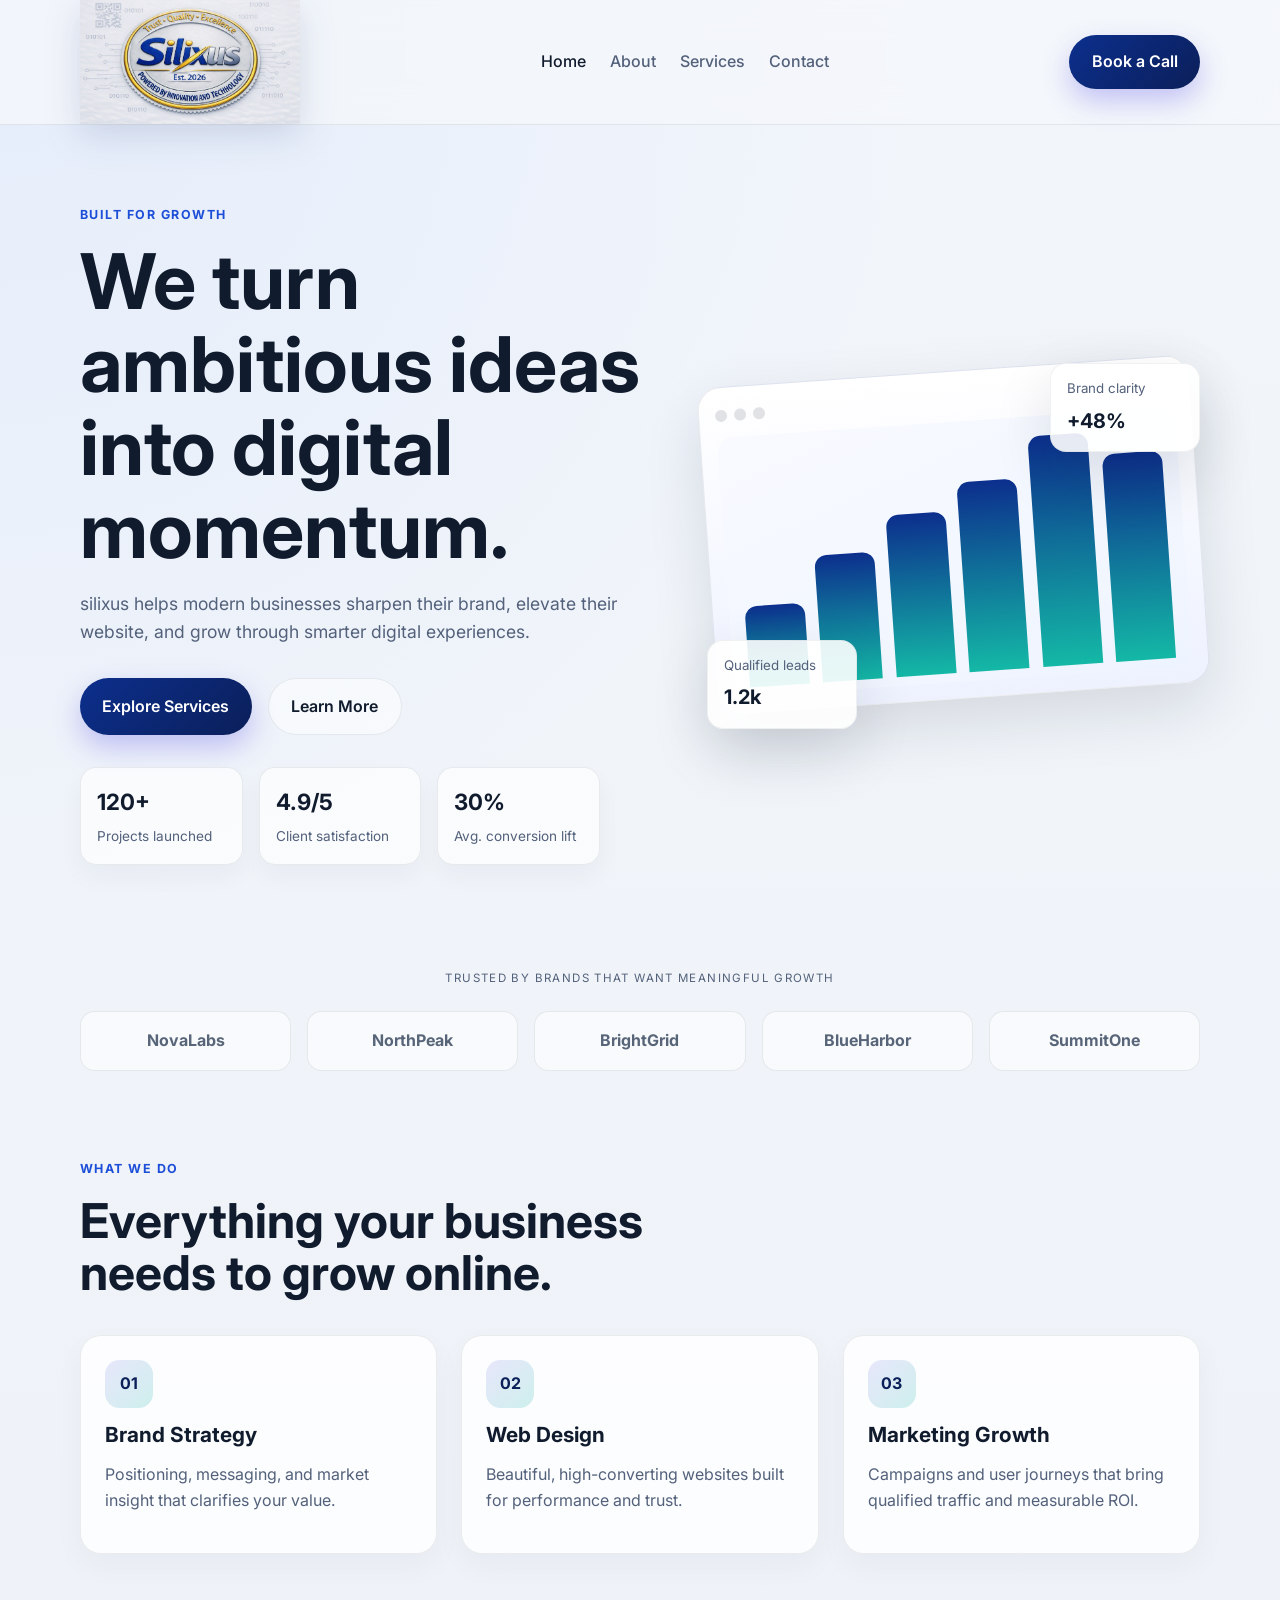
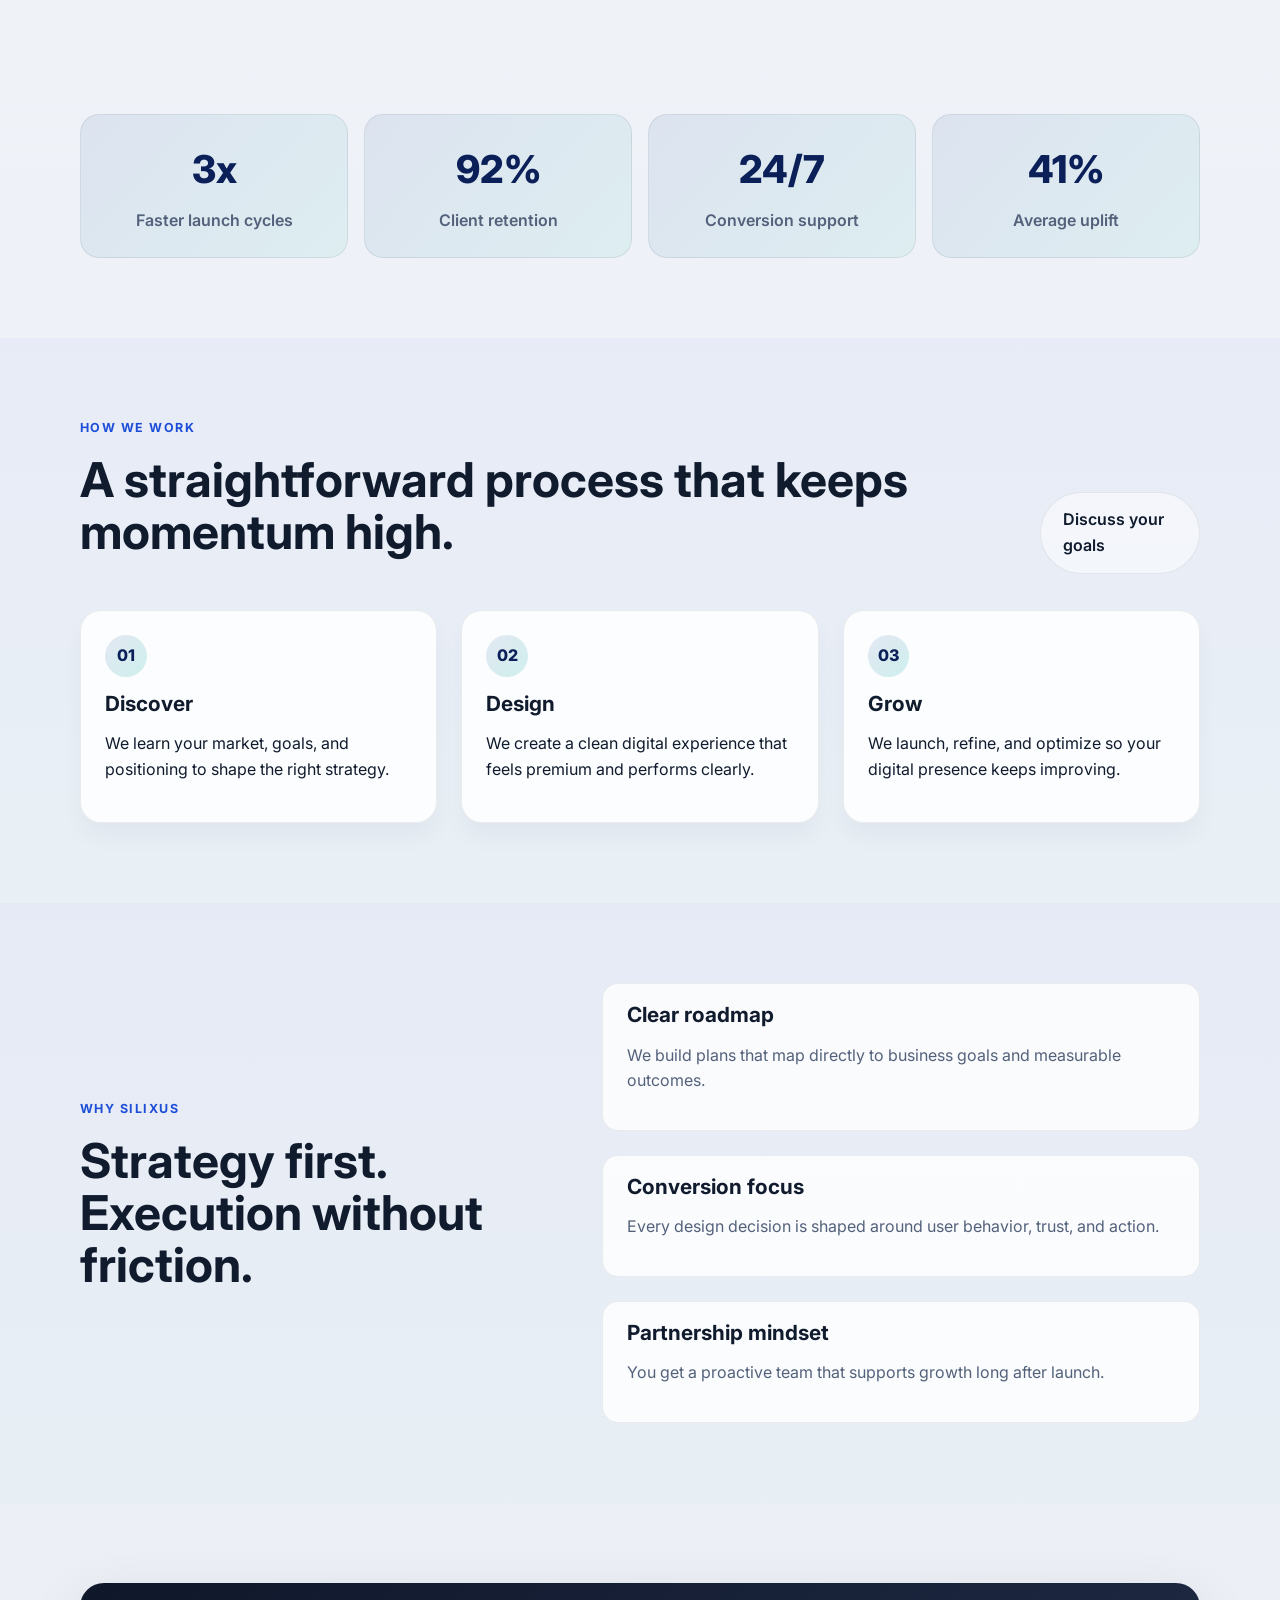
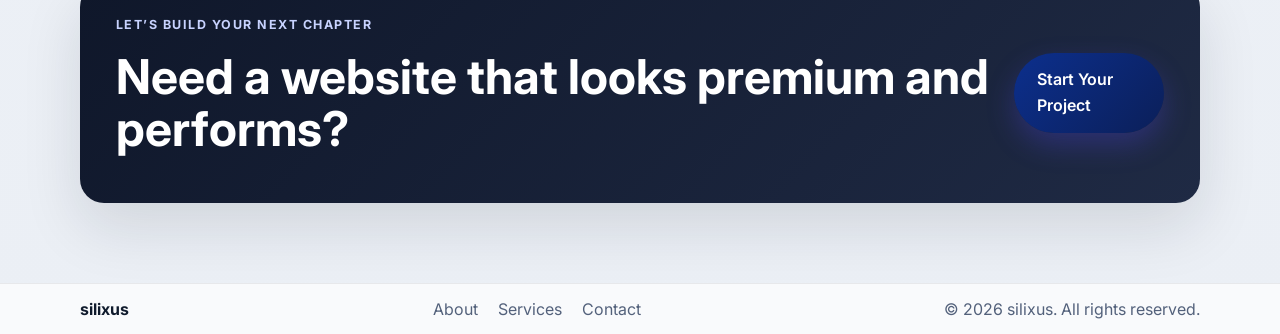
<file: index.html>
<!DOCTYPE html>
<html lang="en">
  <head>
    <meta charset="UTF-8" />
    <meta name="viewport" content="width=device-width, initial-scale=1.0" />
    <title>silixus | Digital Growth Studio</title>
    <meta
      name="description"
      content="silixus helps businesses grow through strategy, web design, branding, and digital marketing."
    />
    <link rel="preconnect" href="https://fonts.googleapis.com" />
    <link rel="preconnect" href="https://fonts.gstatic.com" crossorigin />
    <link
      href="https://fonts.googleapis.com/css2?family=Inter:wght@400;500;600;700;800&display=swap"
      rel="stylesheet"
    />
    <link rel="stylesheet" href="styles.css" />
  </head>
  <body>
    <header class="site-header">
      <div class="container nav">
        <a href="index.html" class="brand" aria-label="silixus home">
          <img src="Copilot_20260921_012351.png" alt="silixus logo" class="brand-logo" />
        </a>
        <nav class="main-nav" aria-label="Main navigation">
          <a href="index.html" class="active">Home</a>
          <a href="about.html">About</a>
          <a href="services.html">Services</a>
          <a href="contact.html">Contact</a>
        </nav>
        <a href="contact.html" class="button button-primary">Book a Call</a>
      </div>
    </header>

    <main>
      <section class="hero">
        <div class="container hero-grid">
          <div class="hero-copy">
            <p class="eyebrow">Built for growth</p>
            <h1>We turn ambitious ideas into digital momentum.</h1>
            <p class="lead">
              silixus helps modern businesses sharpen their brand, elevate their website,
              and grow through smarter digital experiences.
            </p>
            <div class="hero-actions">
              <a href="services.html" class="button button-primary">Explore Services</a>
              <a href="about.html" class="button button-secondary">Learn More</a>
            </div>
            <ul class="hero-metrics" aria-label="Key performance statistics">
              <li><strong>120+</strong><span>Projects launched</span></li>
              <li><strong>4.9/5</strong><span>Client satisfaction</span></li>
              <li><strong>30%</strong><span>Avg. conversion lift</span></li>
            </ul>
          </div>
          <div class="hero-visual" aria-label="silixus dashboard preview">
            <div class="panel panel-main">
              <div class="panel-header">
                <span></span><span></span><span></span>
              </div>
              <div class="chart-box">
                <div class="chart-bars">
                  <span style="height: 35%"></span>
                  <span style="height: 55%"></span>
                  <span style="height: 70%"></span>
                  <span style="height: 82%"></span>
                  <span style="height: 100%"></span>
                  <span style="height: 90%"></span>
                </div>
              </div>
            </div>
            <div class="mini-card card-one">
              <small>Brand clarity</small>
              <strong>+48%</strong>
            </div>
            <div class="mini-card card-two">
              <small>Qualified leads</small>
              <strong>1.2k</strong>
            </div>
          </div>
        </div>
      </section>

      <section class="brands">
        <div class="container">
          <p>Trusted by brands that want meaningful growth</p>
          <div class="brand-row" aria-label="Client brands">
            <span>NovaLabs</span>
            <span>NorthPeak</span>
            <span>BrightGrid</span>
            <span>BlueHarbor</span>
            <span>SummitOne</span>
          </div>
        </div>
      </section>

      <section class="section">
        <div class="container">
          <div class="section-heading">
            <p class="eyebrow">What we do</p>
            <h2>Everything your business needs to grow online.</h2>
          </div>
          <div class="card-grid three-up">
            <article class="info-card">
              <div class="icon">01</div>
              <h3>Brand Strategy</h3>
              <p>Positioning, messaging, and market insight that clarifies your value.</p>
            </article>
            <article class="info-card">
              <div class="icon">02</div>
              <h3>Web Design</h3>
              <p>Beautiful, high-converting websites built for performance and trust.</p>
            </article>
            <article class="info-card">
              <div class="icon">03</div>
              <h3>Marketing Growth</h3>
              <p>Campaigns and user journeys that bring qualified traffic and measurable ROI.</p>
            </article>
          </div>
        </div>
      </section>

      <section class="section results-band">
        <div class="container results-grid">
          <div class="result-item">
            <span class="result-number">3x</span>
            <span class="result-label">Faster launch cycles</span>
          </div>
          <div class="result-item">
            <span class="result-number">92%</span>
            <span class="result-label">Client retention</span>
          </div>
          <div class="result-item">
            <span class="result-number">24/7</span>
            <span class="result-label">Conversion support</span>
          </div>
          <div class="result-item">
            <span class="result-number">41%</span>
            <span class="result-label">Average uplift</span>
          </div>
        </div>
      </section>

      <section class="section alt-bg">
        <div class="container">
          <div class="section-heading split-heading">
            <div>
              <p class="eyebrow">How we work</p>
              <h2>A straightforward process that keeps momentum high.</h2>
            </div>
            <a href="contact.html" class="button button-secondary">Discuss your goals</a>
          </div>
          <div class="process-grid">
            <article class="process-card">
              <span class="process-step">01</span>
              <h3>Discover</h3>
              <p>We learn your market, goals, and positioning to shape the right strategy.</p>
            </article>
            <article class="process-card">
              <span class="process-step">02</span>
              <h3>Design</h3>
              <p>We create a clean digital experience that feels premium and performs clearly.</p>
            </article>
            <article class="process-card">
              <span class="process-step">03</span>
              <h3>Grow</h3>
              <p>We launch, refine, and optimize so your digital presence keeps improving.</p>
            </article>
          </div>
        </div>
      </section>

      <section class="section alt-bg">
        <div class="container split-layout">
          <div>
            <p class="eyebrow">Why silixus</p>
            <h2>Strategy first. Execution without friction.</h2>
          </div>
          <div class="feature-list">
            <div>
              <h3>Clear roadmap</h3>
              <p>We build plans that map directly to business goals and measurable outcomes.</p>
            </div>
            <div>
              <h3>Conversion focus</h3>
              <p>Every design decision is shaped around user behavior, trust, and action.</p>
            </div>
            <div>
              <h3>Partnership mindset</h3>
              <p>You get a proactive team that supports growth long after launch.</p>
            </div>
          </div>
        </div>
      </section>

      <section class="section">
        <div class="container cta-box">
          <div>
            <p class="eyebrow">Let’s build your next chapter</p>
            <h2>Need a website that looks premium and performs?</h2>
          </div>
          <a href="contact.html" class="button button-primary">Start Your Project</a>
        </div>
      </section>
    </main>

    <footer class="site-footer">
      <div class="container footer-row">
        <div>
          <a href="index.html" class="brand footer-brand">
            <span>silixus</span>
          </a>
        </div>
        <div class="footer-links">
          <a href="about.html">About</a>
          <a href="services.html">Services</a>
          <a href="contact.html">Contact</a>
        </div>
        <p>© <span id="year"></span> silixus. All rights reserved.</p>
      </div>
    </footer>

    <script src="script.js"></script>
  </body>
</html>
</file>
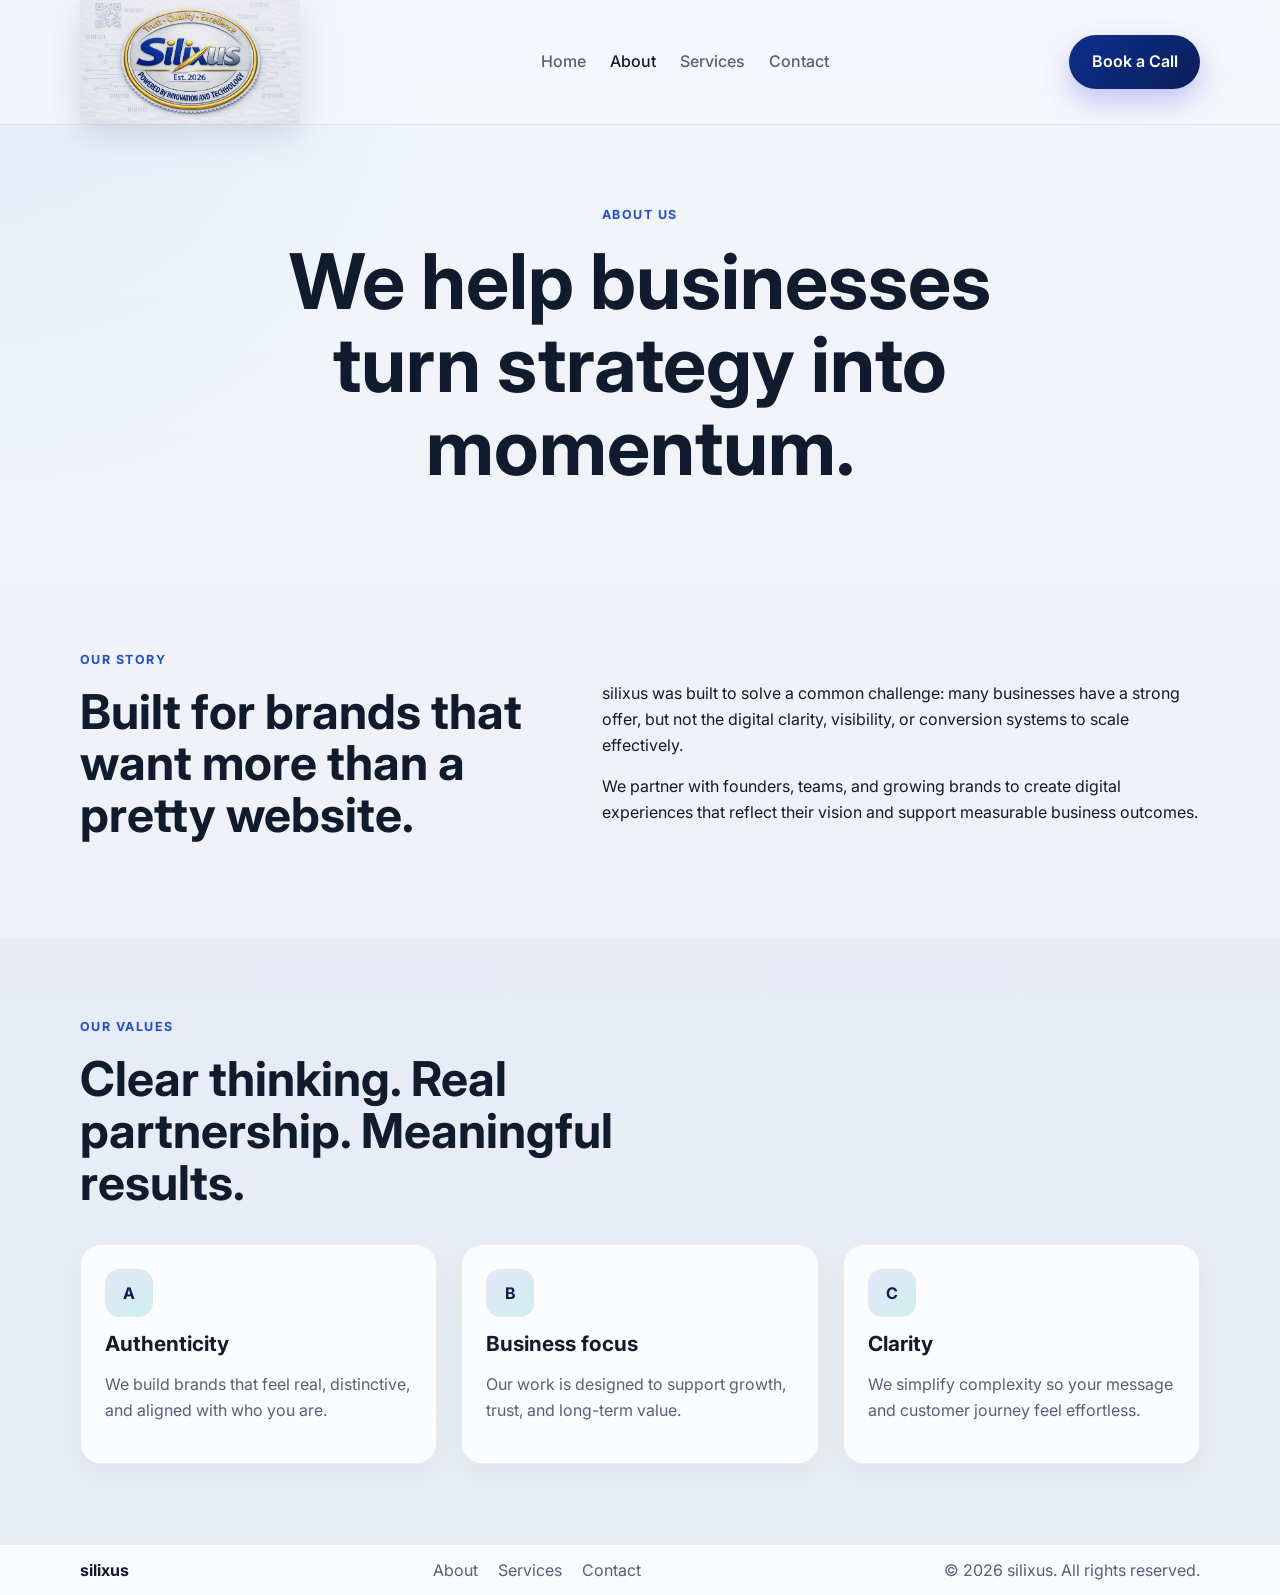
<file: about.html>
<!DOCTYPE html>
<html lang="en">
  <head>
    <meta charset="UTF-8" />
    <meta name="viewport" content="width=device-width, initial-scale=1.0" />
    <title>About | silixus</title>
    <meta name="description" content="Learn more about silixus and how we help ambitious businesses grow." />
    <link rel="preconnect" href="https://fonts.googleapis.com" />
    <link rel="preconnect" href="https://fonts.gstatic.com" crossorigin />
    <link href="https://fonts.googleapis.com/css2?family=Inter:wght@400;500;600;700;800&display=swap" rel="stylesheet" />
    <link rel="stylesheet" href="styles.css" />
  </head>
  <body>
    <header class="site-header">
      <div class="container nav">
        <a href="index.html" class="brand" aria-label="silixus home">
          <img src="Copilot_20260921_012351.png" alt="silixus logo" class="brand-logo" />
        </a>
        <nav class="main-nav" aria-label="Main navigation">
          <a href="index.html">Home</a>
          <a href="about.html" class="active">About</a>
          <a href="services.html">Services</a>
          <a href="contact.html">Contact</a>
        </nav>
        <a href="contact.html" class="button button-primary">Book a Call</a>
      </div>
    </header>

    <main>
      <section class="page-hero">
        <div class="container narrow">
          <p class="eyebrow">About us</p>
          <h1>We help businesses turn strategy into momentum.</h1>
        </div>
      </section>

      <section class="section">
        <div class="container split-layout">
          <div>
            <p class="eyebrow">Our story</p>
            <h2>Built for brands that want more than a pretty website.</h2>
          </div>
          <div>
            <p>
              silixus was built to solve a common challenge: many businesses have a strong offer,
              but not the digital clarity, visibility, or conversion systems to scale effectively.
            </p>
            <p>
              We partner with founders, teams, and growing brands to create digital experiences that
              reflect their vision and support measurable business outcomes.
            </p>
          </div>
        </div>
      </section>

      <section class="section alt-bg">
        <div class="container">
          <div class="section-heading">
            <p class="eyebrow">Our values</p>
            <h2>Clear thinking. Real partnership. Meaningful results.</h2>
          </div>
          <div class="card-grid three-up">
            <article class="info-card">
              <div class="icon">A</div>
              <h3>Authenticity</h3>
              <p>We build brands that feel real, distinctive, and aligned with who you are.</p>
            </article>
            <article class="info-card">
              <div class="icon">B</div>
              <h3>Business focus</h3>
              <p>Our work is designed to support growth, trust, and long-term value.</p>
            </article>
            <article class="info-card">
              <div class="icon">C</div>
              <h3>Clarity</h3>
              <p>We simplify complexity so your message and customer journey feel effortless.</p>
            </article>
          </div>
        </div>
      </section>
    </main>

    <footer class="site-footer">
      <div class="container footer-row">
        <div>
          <a href="index.html" class="brand footer-brand">
            <span>silixus</span>
          </a>
        </div>
        <div class="footer-links">
          <a href="about.html">About</a>
          <a href="services.html">Services</a>
          <a href="contact.html">Contact</a>
        </div>
        <p>© <span id="year"></span> silixus. All rights reserved.</p>
      </div>
    </footer>

    <script src="script.js"></script>
  </body>
</html>
</file>
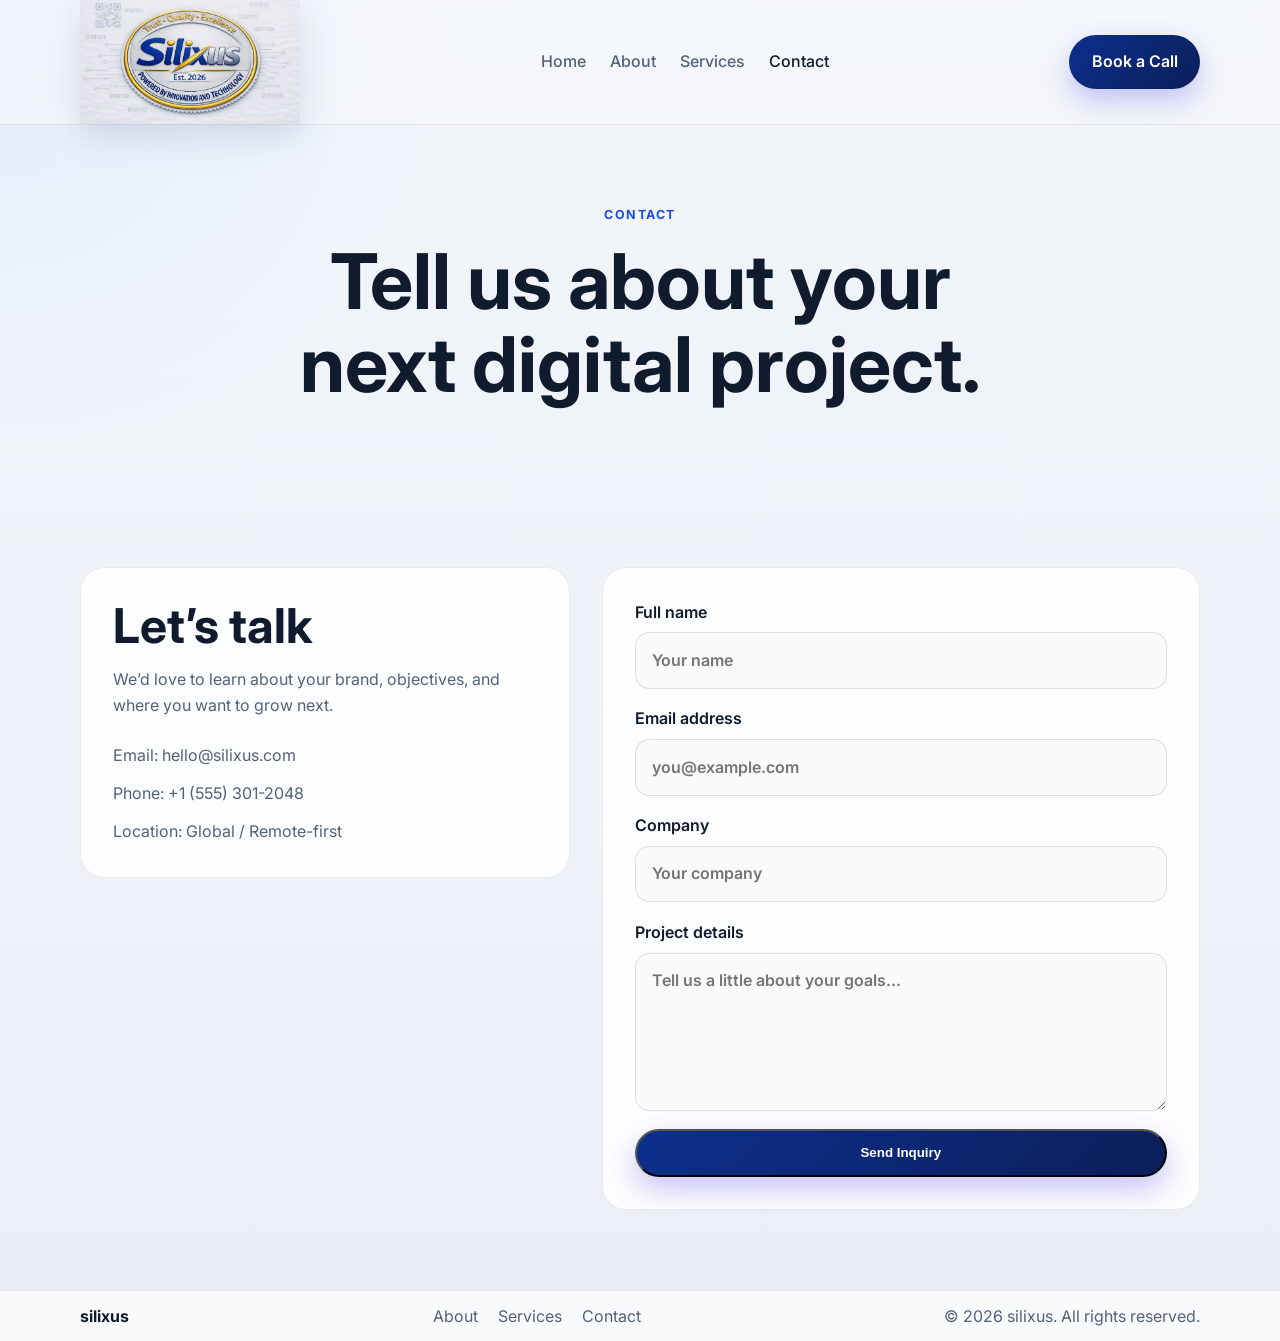
<file: contact.html>
<!DOCTYPE html>
<html lang="en">
  <head>
    <meta charset="UTF-8" />
    <meta name="viewport" content="width=device-width, initial-scale=1.0" />
    <title>Contact | silixus</title>
    <meta name="description" content="Contact silixus to discuss your website, brand, or digital growth goals." />
    <link rel="preconnect" href="https://fonts.googleapis.com" />
    <link rel="preconnect" href="https://fonts.gstatic.com" crossorigin />
    <link href="https://fonts.googleapis.com/css2?family=Inter:wght@400;500;600;700;800&display=swap" rel="stylesheet" />
    <link rel="stylesheet" href="styles.css" />
  </head>
  <body>
    <header class="site-header">
      <div class="container nav">
        <a href="index.html" class="brand" aria-label="silixus home">
          <img src="Copilot_20260921_012351.png" alt="silixus logo" class="brand-logo" />
        </a>
        <nav class="main-nav" aria-label="Main navigation">
          <a href="index.html">Home</a>
          <a href="about.html">About</a>
          <a href="services.html">Services</a>
          <a href="contact.html" class="active">Contact</a>
        </nav>
        <a href="contact.html" class="button button-primary">Book a Call</a>
      </div>
    </header>

    <main>
      <section class="page-hero">
        <div class="container narrow">
          <p class="eyebrow">Contact</p>
          <h1>Tell us about your next digital project.</h1>
        </div>
      </section>

      <section class="section">
        <div class="container contact-grid">
          <div class="contact-card">
            <h2>Let’s talk</h2>
            <p>We’d love to learn about your brand, objectives, and where you want to grow next.</p>
            <ul class="contact-list">
              <li>Email: hello@silixus.com</li>
              <li>Phone: +1 (555) 301-2048</li>
              <li>Location: Global / Remote-first</li>
            </ul>
          </div>

          <form class="contact-form" action="#" method="post">
            <label>
              Full name
              <input type="text" name="name" placeholder="Your name" />
            </label>
            <label>
              Email address
              <input type="email" name="email" placeholder="you@example.com" />
            </label>
            <label>
              Company
              <input type="text" name="company" placeholder="Your company" />
            </label>
            <label>
              Project details
              <textarea name="message" rows="5" placeholder="Tell us a little about your goals..."></textarea>
            </label>
            <button type="submit" class="button button-primary">Send Inquiry</button>
          </form>
        </div>
      </section>
    </main>

    <footer class="site-footer">
      <div class="container footer-row">
        <div>
          <a href="index.html" class="brand footer-brand">
            <span>silixus</span>
          </a>
        </div>
        <div class="footer-links">
          <a href="about.html">About</a>
          <a href="services.html">Services</a>
          <a href="contact.html">Contact</a>
        </div>
        <p>© <span id="year"></span> silixus. All rights reserved.</p>
      </div>
    </footer>

    <script src="script.js"></script>
  </body>
</html>
</file>
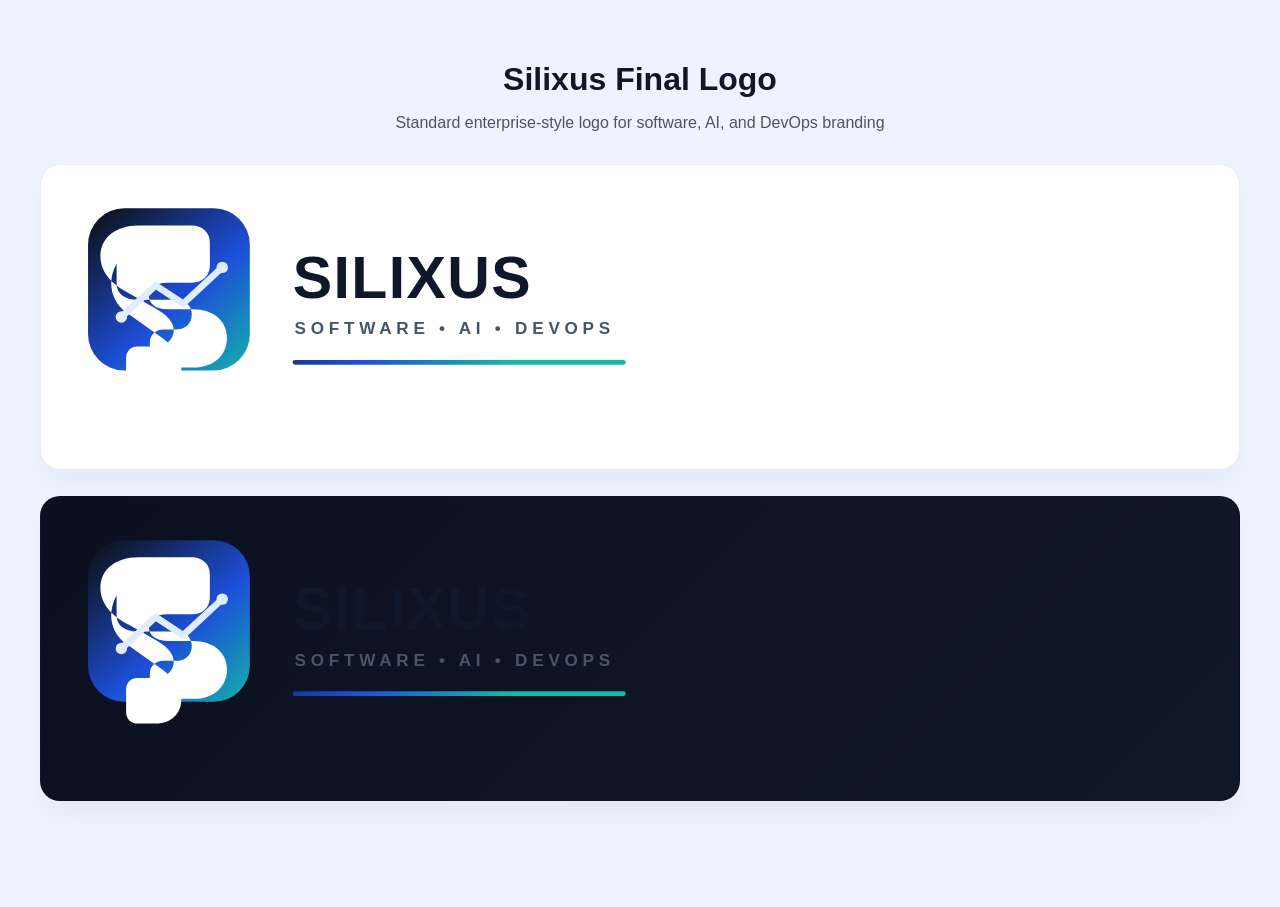
<file: logo-preview.html>
<!DOCTYPE html>
<html lang="en">
  <head>
    <meta charset="UTF-8" />
    <meta name="viewport" content="width=device-width, initial-scale=1.0" />
    <title>Silixus Logo Preview</title>
    <style>
      body {
        margin: 0;
        font-family: Inter, Arial, sans-serif;
        background: #eef3ff;
        color: #0f172a;
      }
      .wrap {
        max-width: 1200px;
        margin: 0 auto;
        padding: 40px 20px 80px;
      }
      h1 {
        text-align: center;
        margin-bottom: 12px;
      }
      .subtitle {
        text-align: center;
        color: #4b5563;
        margin-bottom: 32px;
      }
      .panel {
        margin-bottom: 26px;
        border-radius: 20px;
        padding: 28px;
        border: 1px solid rgba(15,23,42,0.08);
        background: white;
        box-shadow: 0 16px 28px rgba(15,23,42,0.04);
      }
      .dark {
        background: linear-gradient(135deg, #0b1020, #111827);
      }
      .dark img {
        background: transparent;
      }
      .logo-box {
        display: flex;
        justify-content: center;
        align-items: center;
        min-height: 220px;
      }
      img {
        max-width: 100%;
        height: auto;
      }
    </style>
  </head>
  <body>
    <div class="wrap">
      <h1>Silixus Final Logo</h1>
      <p class="subtitle">Standard enterprise-style logo for software, AI, and DevOps branding</p>

      <div class="panel">
        <div class="logo-box">
          <img src="assets/logos/silixus-enterprise-logo.svg" alt="Silixus enterprise logo" />
        </div>
      </div>

      <div class="panel dark">
        <div class="logo-box">
          <img src="assets/logos/silixus-enterprise-logo.svg" alt="Silixus enterprise logo on dark background" />
        </div>
      </div>
    </div>
  </body>
</html>
</file>
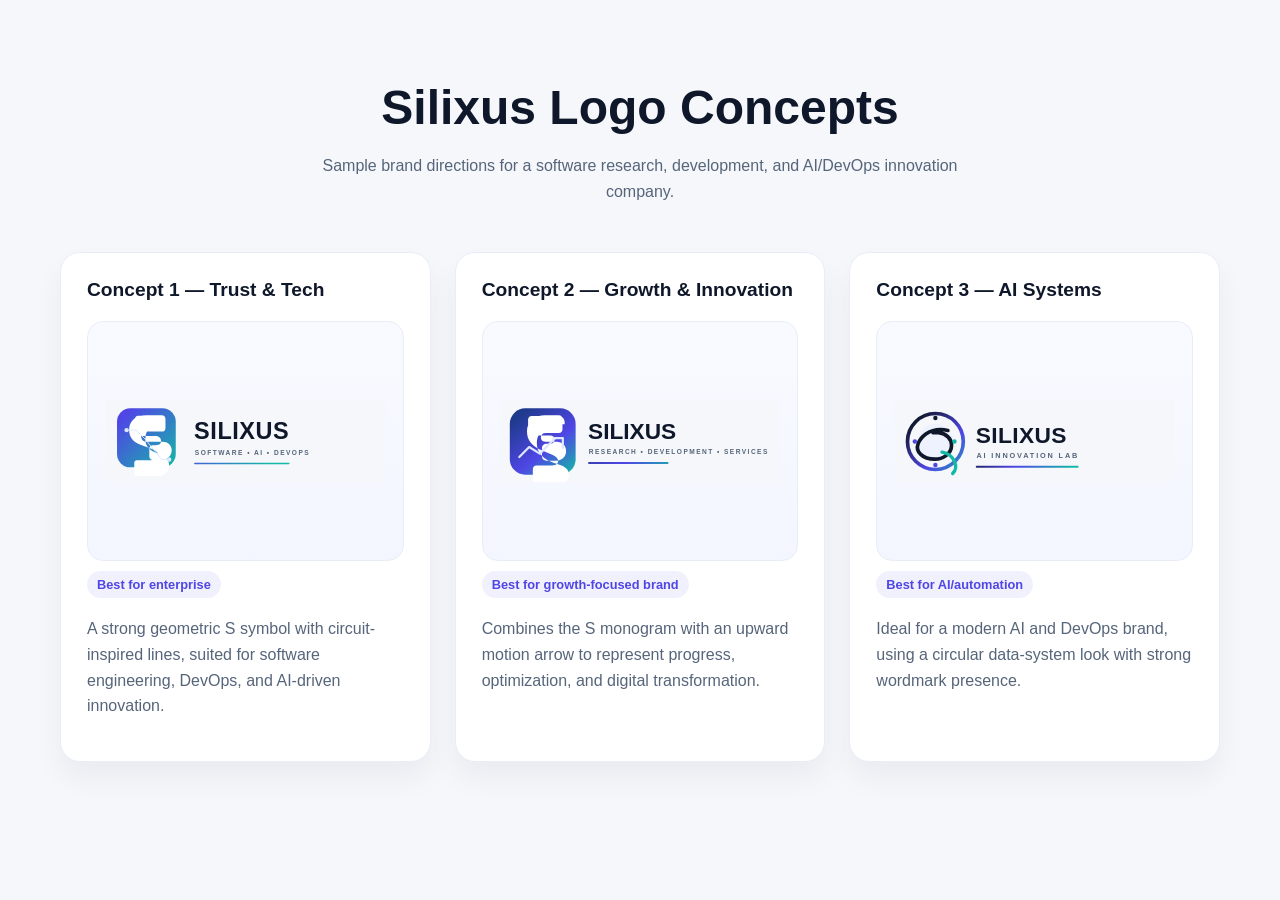
<file: logo-showcase.html>
<!DOCTYPE html>
<html lang="en">
  <head>
    <meta charset="UTF-8" />
    <meta name="viewport" content="width=device-width, initial-scale=1.0" />
    <title>Silixus Logo Concepts</title>
    <style>
      :root {
        --bg: #f5f7fb;
        --card: #ffffff;
        --text: #0f172a;
        --muted: #56657a;
        --line: #e8edf7;
        --blue: #4f46e5;
        --teal: #14b8a6;
      }
      * { box-sizing: border-box; }
      body {
        margin: 0;
        font-family: Inter, Arial, sans-serif;
        background: var(--bg);
        color: var(--text);
      }
      .wrap {
        max-width: 1200px;
        margin: 0 auto;
        padding: 48px 20px 80px;
      }
      h1 {
        text-align: center;
        margin-bottom: 18px;
        font-size: clamp(2rem, 4vw, 3rem);
      }
      .subtitle {
        text-align: center;
        color: var(--muted);
        max-width: 700px;
        margin: 0 auto 48px;
        line-height: 1.6;
      }
      .grid {
        display: grid;
        grid-template-columns: repeat(auto-fit, minmax(300px, 1fr));
        gap: 24px;
      }
      .card {
        background: var(--card);
        border: 1px solid var(--line);
        border-radius: 20px;
        padding: 26px;
        box-shadow: 0 16px 30px rgba(15, 23, 42, 0.05);
      }
      .card h2 {
        margin: 0 0 20px;
        font-size: 1.2rem;
      }
      .logo-box {
        display: grid;
        place-items: center;
        min-height: 240px;
        background: linear-gradient(180deg, #f8faff, #f3f6ff);
        border-radius: 16px;
        border: 1px solid var(--line);
        padding: 18px;
      }
      .logo-box img {
        max-width: 100%;
        height: auto;
      }
      .note {
        margin-top: 18px;
        color: var(--muted);
        line-height: 1.6;
      }
      .tag {
        display: inline-block;
        margin-top: 10px;
        padding: 6px 10px;
        border-radius: 999px;
        background: rgba(79, 70, 229, 0.08);
        color: var(--blue);
        font-size: 0.8rem;
        font-weight: 700;
      }
    </style>
  </head>
  <body>
    <div class="wrap">
      <h1>Silixus Logo Concepts</h1>
      <p class="subtitle">
        Sample brand directions for a software research, development, and AI/DevOps innovation company.
      </p>

      <div class="grid">
        <div class="card">
          <h2>Concept 1 — Trust & Tech</h2>
          <div class="logo-box">
            <img src="assets/logos/silixus-logo-concept-1.svg" alt="Silixus logo concept 1" />
          </div>
          <div class="tag">Best for enterprise</div>
          <p class="note">
            A strong geometric S symbol with circuit-inspired lines, suited for software engineering, DevOps, and AI-driven innovation.
          </p>
        </div>

        <div class="card">
          <h2>Concept 2 — Growth & Innovation</h2>
          <div class="logo-box">
            <img src="assets/logos/silixus-logo-concept-2.svg" alt="Silixus logo concept 2" />
          </div>
          <div class="tag">Best for growth-focused brand</div>
          <p class="note">
            Combines the S monogram with an upward motion arrow to represent progress, optimization, and digital transformation.
          </p>
        </div>

        <div class="card">
          <h2>Concept 3 — AI Systems</h2>
          <div class="logo-box">
            <img src="assets/logos/silixus-logo-concept-3.svg" alt="Silixus logo concept 3" />
          </div>
          <div class="tag">Best for AI/automation</div>
          <p class="note">
            Ideal for a modern AI and DevOps brand, using a circular data-system look with strong wordmark presence.
          </p>
        </div>
      </div>
    </div>
  </body>
</html>
</file>
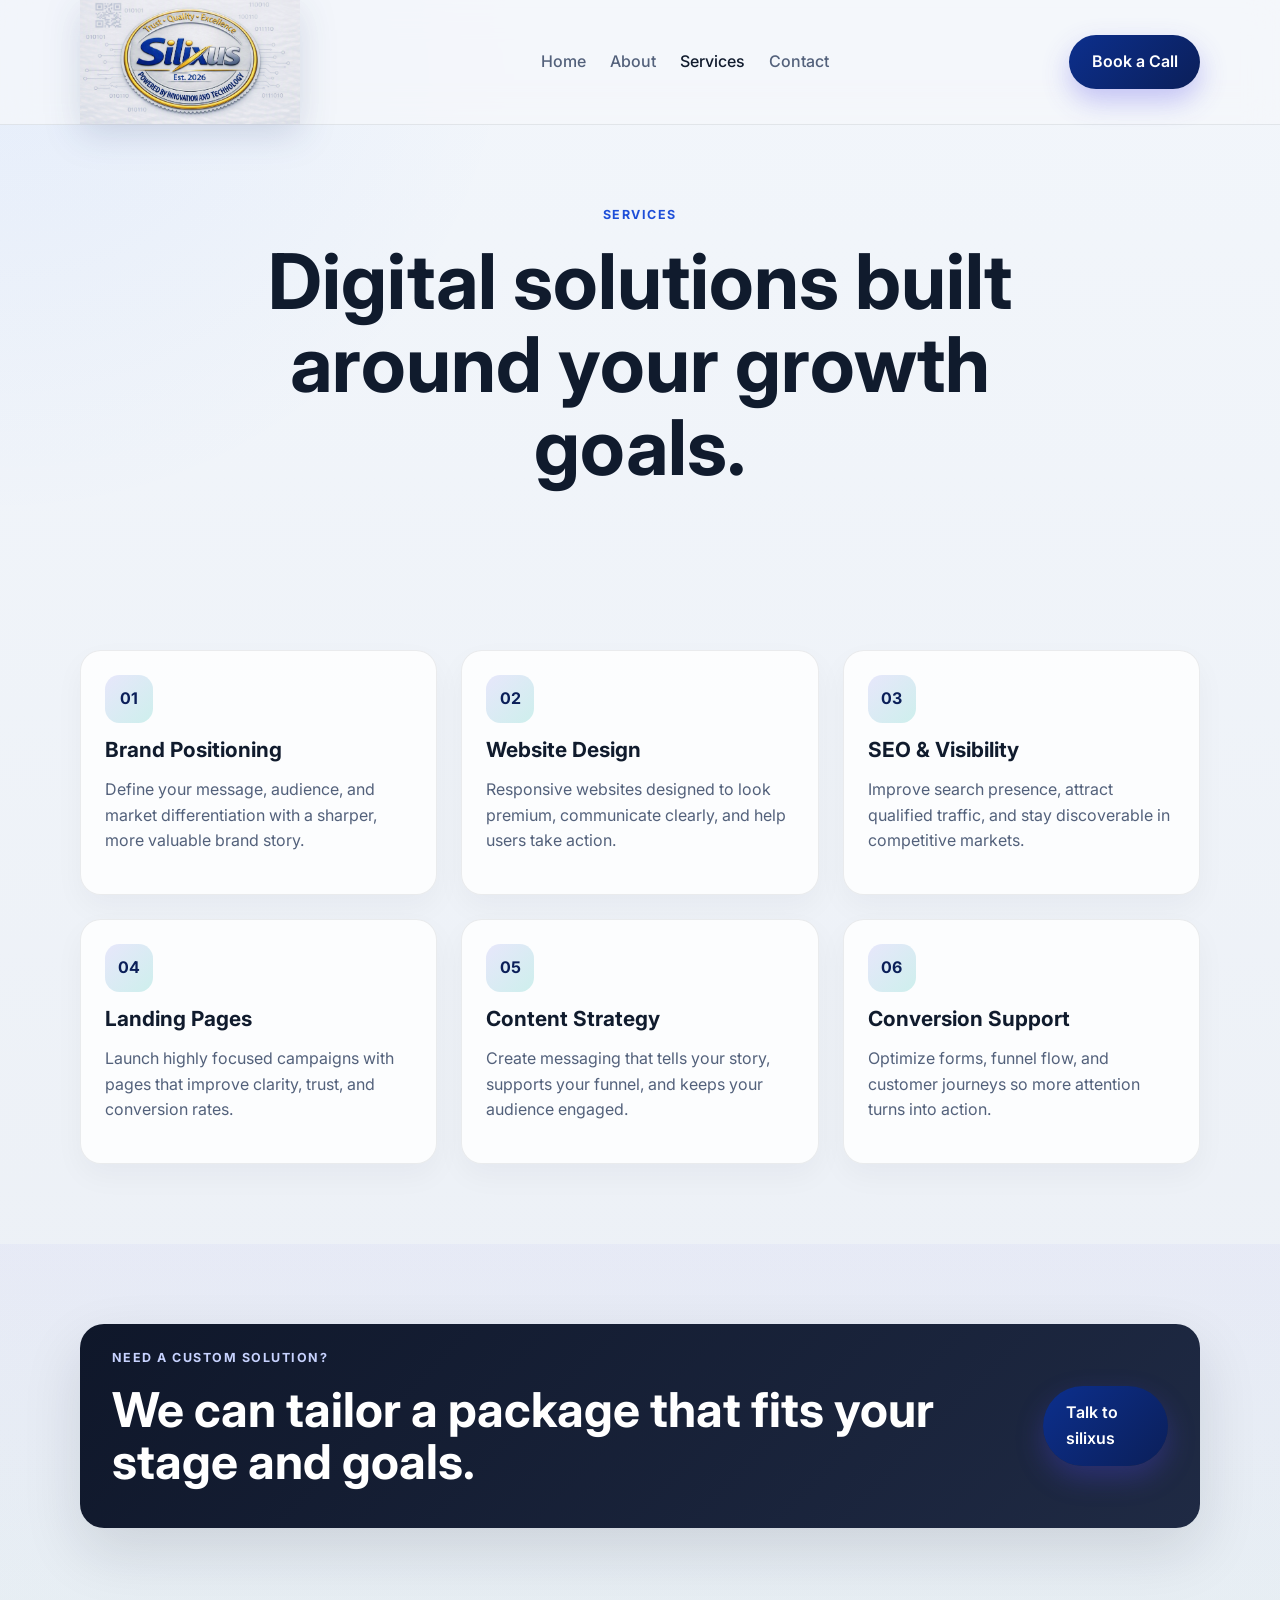
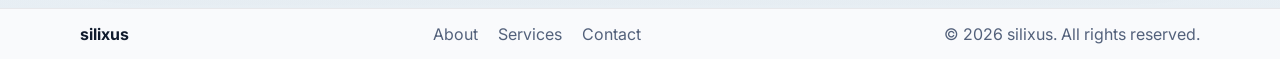
<file: services.html>
<!DOCTYPE html>
<html lang="en">
  <head>
    <meta charset="UTF-8" />
    <meta name="viewport" content="width=device-width, initial-scale=1.0" />
    <title>Services | silixus</title>
    <meta name="description" content="silixus services include brand strategy, website design, SEO, and digital growth support." />
    <link rel="preconnect" href="https://fonts.googleapis.com" />
    <link rel="preconnect" href="https://fonts.gstatic.com" crossorigin />
    <link href="https://fonts.googleapis.com/css2?family=Inter:wght@400;500;600;700;800&display=swap" rel="stylesheet" />
    <link rel="stylesheet" href="styles.css" />
  </head>
  <body>
    <header class="site-header">
      <div class="container nav">
        <a href="index.html" class="brand" aria-label="silixus home">
          <img src="Copilot_20260921_012351.png" alt="silixus logo" class="brand-logo" />
        </a>
        <nav class="main-nav" aria-label="Main navigation">
          <a href="index.html">Home</a>
          <a href="about.html">About</a>
          <a href="services.html" class="active">Services</a>
          <a href="contact.html">Contact</a>
        </nav>
        <a href="contact.html" class="button button-primary">Book a Call</a>
      </div>
    </header>

    <main>
      <section class="page-hero">
        <div class="container narrow">
          <p class="eyebrow">Services</p>
          <h1>Digital solutions built around your growth goals.</h1>
        </div>
      </section>

      <section class="section">
        <div class="container card-grid three-up">
          <article class="info-card service-card">
            <div class="icon">01</div>
            <h3>Brand Positioning</h3>
            <p>Define your message, audience, and market differentiation with a sharper, more valuable brand story.</p>
          </article>
          <article class="info-card service-card">
            <div class="icon">02</div>
            <h3>Website Design</h3>
            <p>Responsive websites designed to look premium, communicate clearly, and help users take action.</p>
          </article>
          <article class="info-card service-card">
            <div class="icon">03</div>
            <h3>SEO & Visibility</h3>
            <p>Improve search presence, attract qualified traffic, and stay discoverable in competitive markets.</p>
          </article>
          <article class="info-card service-card">
            <div class="icon">04</div>
            <h3>Landing Pages</h3>
            <p>Launch highly focused campaigns with pages that improve clarity, trust, and conversion rates.</p>
          </article>
          <article class="info-card service-card">
            <div class="icon">05</div>
            <h3>Content Strategy</h3>
            <p>Create messaging that tells your story, supports your funnel, and keeps your audience engaged.</p>
          </article>
          <article class="info-card service-card">
            <div class="icon">06</div>
            <h3>Conversion Support</h3>
            <p>Optimize forms, funnel flow, and customer journeys so more attention turns into action.</p>
          </article>
        </div>
      </section>

      <section class="section alt-bg">
        <div class="container cta-box compact">
          <div>
            <p class="eyebrow">Need a custom solution?</p>
            <h2>We can tailor a package that fits your stage and goals.</h2>
          </div>
          <a href="contact.html" class="button button-primary">Talk to silixus</a>
        </div>
      </section>
    </main>

    <footer class="site-footer">
      <div class="container footer-row">
        <div>
          <a href="index.html" class="brand footer-brand">
            <span>silixus</span>
          </a>
        </div>
        <div class="footer-links">
          <a href="about.html">About</a>
          <a href="services.html">Services</a>
          <a href="contact.html">Contact</a>
        </div>
        <p>© <span id="year"></span> silixus. All rights reserved.</p>
      </div>
    </footer>

    <script src="script.js"></script>
  </body>
</html>
</file>
<file: styles.css>
:root {
  --bg: #eef3f8;
  --bg-alt: #f7f9fc;
  --bg-strong: #0f172a;
  --panel: #ffffff;
  --panel-soft: #edf3ff;
  --text: #101b2d;
  --muted: #53617b;
  --primary: #0c2f8d;
  --primary-soft: #1d4ed8;
  --primary-dark: #0b1f59;
  --accent: #14b8a6;
  --gold: #e7c974;
  --silver: #dfe5ed;
  --border: rgba(16, 27, 45, 0.08);
  --shadow: 0 24px 60px rgba(15, 23, 42, 0.12);
}

* {
  box-sizing: border-box;
}

html {
  scroll-behavior: smooth;
}

body {
  margin: 0;
  font-family: "Inter", sans-serif;
  background:
    radial-gradient(circle at top left, rgba(17, 94, 255, 0.06), transparent 25%),
    linear-gradient(180deg, #f2f6fb 0%, #ebeff5 100%);
  color: var(--text);
  line-height: 1.6;
}

a {
  text-decoration: none;
  color: inherit;
}

img {
  max-width: 100%;
  display: block;
}

.container {
  width: min(1120px, calc(100% - 2rem));
  margin-inline: auto;
}

.site-header {
  position: sticky;
  top: 0;
  z-index: 10;
  background: rgba(245, 247, 251, 0.82);
  backdrop-filter: blur(16px);
  border-bottom: 1px solid var(--border);
}

.nav {
  display: flex;
  align-items: center;
  justify-content: space-between;
  min-height: 82px;
  gap: 1rem;
}

.brand {
  display: inline-flex;
  align-items: center;
  justify-content: center;
}

.brand-logo {
  width: clamp(160px, 18vw, 220px);
  height: auto;
  filter: drop-shadow(0 10px 18px rgba(19, 40, 99, 0.15));
}

.main-nav {
  display: flex;
  align-items: center;
  gap: 1.5rem;
  color: var(--muted);
  font-weight: 500;
}

.main-nav a {
  transition: color 0.2s ease;
}

.main-nav a:hover,
.main-nav a.active {
  color: var(--text);
}

.button {
  display: inline-flex;
  align-items: center;
  justify-content: center;
  border-radius: 999px;
  padding: 0.9rem 1.4rem;
  font-weight: 600;
  transition: transform 0.2s ease, box-shadow 0.2s ease;
}

.button:hover {
  transform: translateY(-1px);
}

.button-primary {
  background: linear-gradient(135deg, var(--primary), var(--primary-dark));
  color: white;
  box-shadow: 0 12px 28px rgba(79, 70, 229, 0.3);
}

.button-secondary {
  border: 1px solid var(--border);
  background: rgba(255, 255, 255, 0.5);
}

.hero,
.page-hero {
  padding: 5rem 0 4rem;
}

.hero-grid {
  display: grid;
  grid-template-columns: 1.08fr 0.92fr;
  align-items: center;
  gap: 3rem;
}

.eyebrow {
  margin: 0 0 1rem;
  color: var(--primary-soft);
  font-weight: 700;
  letter-spacing: 0.12em;
  text-transform: uppercase;
  font-size: 0.78rem;
}

h1, h2, h3 {
  margin-top: 0;
  line-height: 1.08;
}

h1 {
  font-size: clamp(2.7rem, 6vw, 5rem);
  margin-bottom: 1rem;
}

h2 {
  font-size: clamp(2rem, 4vw, 3rem);
  margin-bottom: 1rem;
}

h3 {
  font-size: 1.3rem;
  margin-bottom: 0.7rem;
}

.lead {
  font-size: 1.1rem;
  color: var(--muted);
  max-width: 560px;
}

.hero-actions {
  display: flex;
  flex-wrap: wrap;
  gap: 1rem;
  margin: 2rem 0;
}

.hero-metrics {
  list-style: none;
  padding: 0;
  margin: 0;
  display: grid;
  grid-template-columns: repeat(3, minmax(100px, 1fr));
  gap: 1rem;
  max-width: 520px;
}

.hero-metrics li {
  background: rgba(255, 255, 255, 0.65);
  border: 1px solid var(--border);
  border-radius: 1rem;
  padding: 1rem;
  box-shadow: 0 12px 24px rgba(15, 23, 42, 0.04);
}

.hero-metrics strong {
  display: block;
  font-size: 1.4rem;
  margin-bottom: 0.2rem;
}

.hero-metrics span {
  color: var(--muted);
  font-size: 0.85rem;
}

.hero-visual {
  position: relative;
  min-height: 430px;
  display: grid;
  place-items: center;
}

.panel {
  width: min(100%, 500px);
  background: linear-gradient(180deg, #ffffff, #eef2ff);
  border: 1px solid var(--border);
  border-radius: 1.5rem;
  box-shadow: var(--shadow);
  padding: 1rem;
}

.panel-main {
  transform: rotate(-4deg);
}

.panel-header {
  display: flex;
  gap: 0.45rem;
  padding: 0.4rem 0 1rem;
}

.panel-header span {
  width: 0.75rem;
  height: 0.75rem;
  border-radius: 50%;
  background: rgba(17, 24, 39, 0.12);
}

.chart-box {
  background: linear-gradient(160deg, #f8faff, #eef4ff);
  border-radius: 1rem;
  height: 260px;
  padding: 1.2rem 1rem 0.6rem;
  display: flex;
  align-items: flex-end;
}

.chart-bars {
  width: 100%;
  height: 100%;
  display: flex;
  align-items: flex-end;
  gap: 0.85rem;
}

.chart-bars span {
  display: block;
  flex: 1;
  border-radius: 0.75rem 0.75rem 0 0;
  background: linear-gradient(180deg, var(--primary), var(--accent));
}

.mini-card {
  position: absolute;
  background: rgba(255, 255, 255, 0.9);
  border: 1px solid rgba(15, 23, 42, 0.06);
  border-radius: 1rem;
  box-shadow: var(--shadow);
  padding: 0.9rem 1rem;
  min-width: 150px;
}

.mini-card small {
  display: block;
  color: var(--muted);
  margin-bottom: 0.3rem;
}

.mini-card strong {
  font-size: 1.25rem;
}

.card-one {
  top: 10%;
  right: 0;
}

.card-two {
  bottom: 5%;
  left: 0;
}

.brands {
  padding: 1.75rem 0 0.5rem;
}

.brands p {
  text-align: center;
  color: var(--muted);
  text-transform: uppercase;
  letter-spacing: 0.12em;
  font-size: 0.72rem;
  margin-bottom: 1.5rem;
}

.brand-row {
  display: grid;
  grid-template-columns: repeat(5, minmax(120px, 1fr));
  gap: 1rem;
  text-align: center;
  color: #586579;
  font-weight: 700;
}

.brand-row span {
  background: rgba(255, 255, 255, 0.5);
  border: 1px solid var(--border);
  border-radius: 0.9rem;
  padding: 1rem 0.5rem;
}

.results-band {
  padding-top: 0;
}

.results-grid {
  display: grid;
  grid-template-columns: repeat(4, minmax(0, 1fr));
  gap: 1rem;
}

.result-item {
  display: grid;
  gap: 0.45rem;
  background: linear-gradient(135deg, rgba(12, 47, 141, 0.08), rgba(20, 184, 166, 0.08));
  border: 1px solid var(--border);
  border-radius: 1.2rem;
  padding: 1.5rem 1.25rem;
  text-align: center;
}

.result-number {
  font-size: clamp(1.8rem, 3vw, 2.5rem);
  font-weight: 800;
  color: var(--primary-dark);
}

.result-label {
  color: var(--muted);
  font-weight: 600;
}

.section {
  padding: 5rem 0;
}

.alt-bg {
  background: linear-gradient(180deg, rgba(79, 70, 229, 0.04), rgba(20, 184, 166, 0.02));
}

.section-heading {
  max-width: 700px;
  margin-bottom: 2.25rem;
}

.split-heading {
  max-width: none;
  display: flex;
  justify-content: space-between;
  align-items: end;
  gap: 1.5rem;
}

.card-grid {
  display: grid;
  gap: 1.5rem;
}

.process-grid {
  display: grid;
  grid-template-columns: repeat(3, minmax(0, 1fr));
  gap: 1.5rem;
}

.process-card {
  background: rgba(255, 255, 255, 0.85);
  border: 1px solid var(--border);
  border-radius: 1.3rem;
  padding: 1.5rem;
  box-shadow: 0 14px 22px rgba(15, 23, 42, 0.04);
}

.process-step {
  display: inline-flex;
  align-items: center;
  justify-content: center;
  min-width: 2.6rem;
  height: 2.6rem;
  border-radius: 999px;
  background: linear-gradient(135deg, rgba(12, 47, 141, 0.1), rgba(20, 184, 166, 0.2));
  color: var(--primary-dark);
  font-weight: 800;
  margin-bottom: 1rem;
}

.three-up {
  grid-template-columns: repeat(3, minmax(0, 1fr));
}

.info-card {
  background: rgba(255, 255, 255, 0.82);
  border: 1px solid var(--border);
  border-radius: 1.3rem;
  padding: 1.5rem;
  box-shadow: 0 12px 30px rgba(15, 23, 42, 0.04);
}

.icon {
  display: inline-grid;
  place-items: center;
  width: 3rem;
  height: 3rem;
  border-radius: 0.9rem;
  margin-bottom: 1rem;
  background: linear-gradient(135deg, rgba(79, 70, 229, 0.12), rgba(20, 184, 166, 0.2));
  color: var(--primary-dark);
  font-weight: 700;
}

.info-card p,
.feature-list p,
.contact-card p,
.contact-list,
label {
  color: var(--muted);
}

.split-layout {
  display: grid;
  grid-template-columns: 0.9fr 1.1fr;
  gap: 2rem;
  align-items: center;
}

.feature-list {
  display: grid;
  gap: 1.5rem;
}

.feature-list div {
  background: rgba(255, 255, 255, 0.8);
  border: 1px solid var(--border);
  border-radius: 1rem;
  padding: 1.25rem 1.5rem;
}

.cta-box {
  display: flex;
  align-items: center;
  justify-content: space-between;
  gap: 1.5rem;
  background: linear-gradient(135deg, #0f172a, #1f2a44);
  color: white;
  border-radius: 1.5rem;
  padding: 2rem 2.25rem;
  box-shadow: var(--shadow);
}

.cta-box .eyebrow {
  color: #c7d2fe;
}

.compact {
  padding: 1.5rem 2rem;
}

.page-hero {
  text-align: center;
}

.narrow {
  max-width: 780px;
}

.contact-grid {
  display: grid;
  grid-template-columns: 0.9fr 1.1fr;
  gap: 2rem;
  align-items: start;
}

.contact-card,
.contact-form {
  background: rgba(255, 255, 255, 0.82);
  border: 1px solid var(--border);
  border-radius: 1.5rem;
  padding: 2rem;
}

.contact-list {
  list-style: none;
  padding: 0;
  margin: 1.5rem 0 0;
  display: grid;
  gap: 0.8rem;
}

.contact-form {
  display: grid;
  gap: 1.1rem;
}

label {
  display: grid;
  gap: 0.45rem;
  font-weight: 600;
  color: var(--text);
}

input,
textarea {
  width: 100%;
  border: 1px solid rgba(17, 24, 39, 0.12);
  border-radius: 0.9rem;
  padding: 0.9rem 1rem;
  font: inherit;
  background: #f9fafb;
  color: var(--text);
}

input:focus,
textarea:focus {
  outline: 2px solid rgba(79, 70, 229, 0.18);
  border-color: rgba(79, 70, 229, 0.35);
}

.site-footer {
  background: rgba(255, 255, 255, 0.7);
  border-top: 1px solid var(--border);
  color: var(--muted);
  padding: 1px 0;
  line-height: 1;
}

.footer-row {
  display: flex;
  align-items: center;
  justify-content: space-between;
  gap: 0.5rem;
  flex-wrap: wrap;
  min-height: 0;
  line-height: 1;
}

.footer-brand {
  color: var(--text);
  font-weight: 700;
}

.footer-links {
  display: flex;
  gap: 1.25rem;
}

.footer-links a {
  color: var(--muted);
}

.footer-links a:hover {
  color: var(--text);
}

@media (max-width: 900px) {
  .hero-grid,
  .split-layout,
  .contact-grid,
  .three-up,
  .results-grid,
  .process-grid {
    grid-template-columns: 1fr;
  }

  .brand-row {
    grid-template-columns: repeat(2, minmax(120px, 1fr));
  }

  .cta-box,
  .split-heading {
    flex-direction: column;
    align-items: flex-start;
  }
}

@media (max-width: 640px) {
  .nav {
    flex-wrap: wrap;
    justify-content: center;
    padding: 1rem 0;
  }

  .main-nav {
    width: 100%;
    justify-content: center;
    flex-wrap: wrap;
  }

  .hero,
  .page-hero,
  .section {
    padding-top: 4rem;
  }

  .brand-row {
    grid-template-columns: 1fr;
  }

  .hero-metrics {
    grid-template-columns: 1fr;
  }

  .mini-card {
    position: static;
    margin-top: 1rem;
  }

  .hero-visual {
    display: block;
    min-height: auto;
  }
}
</file>
